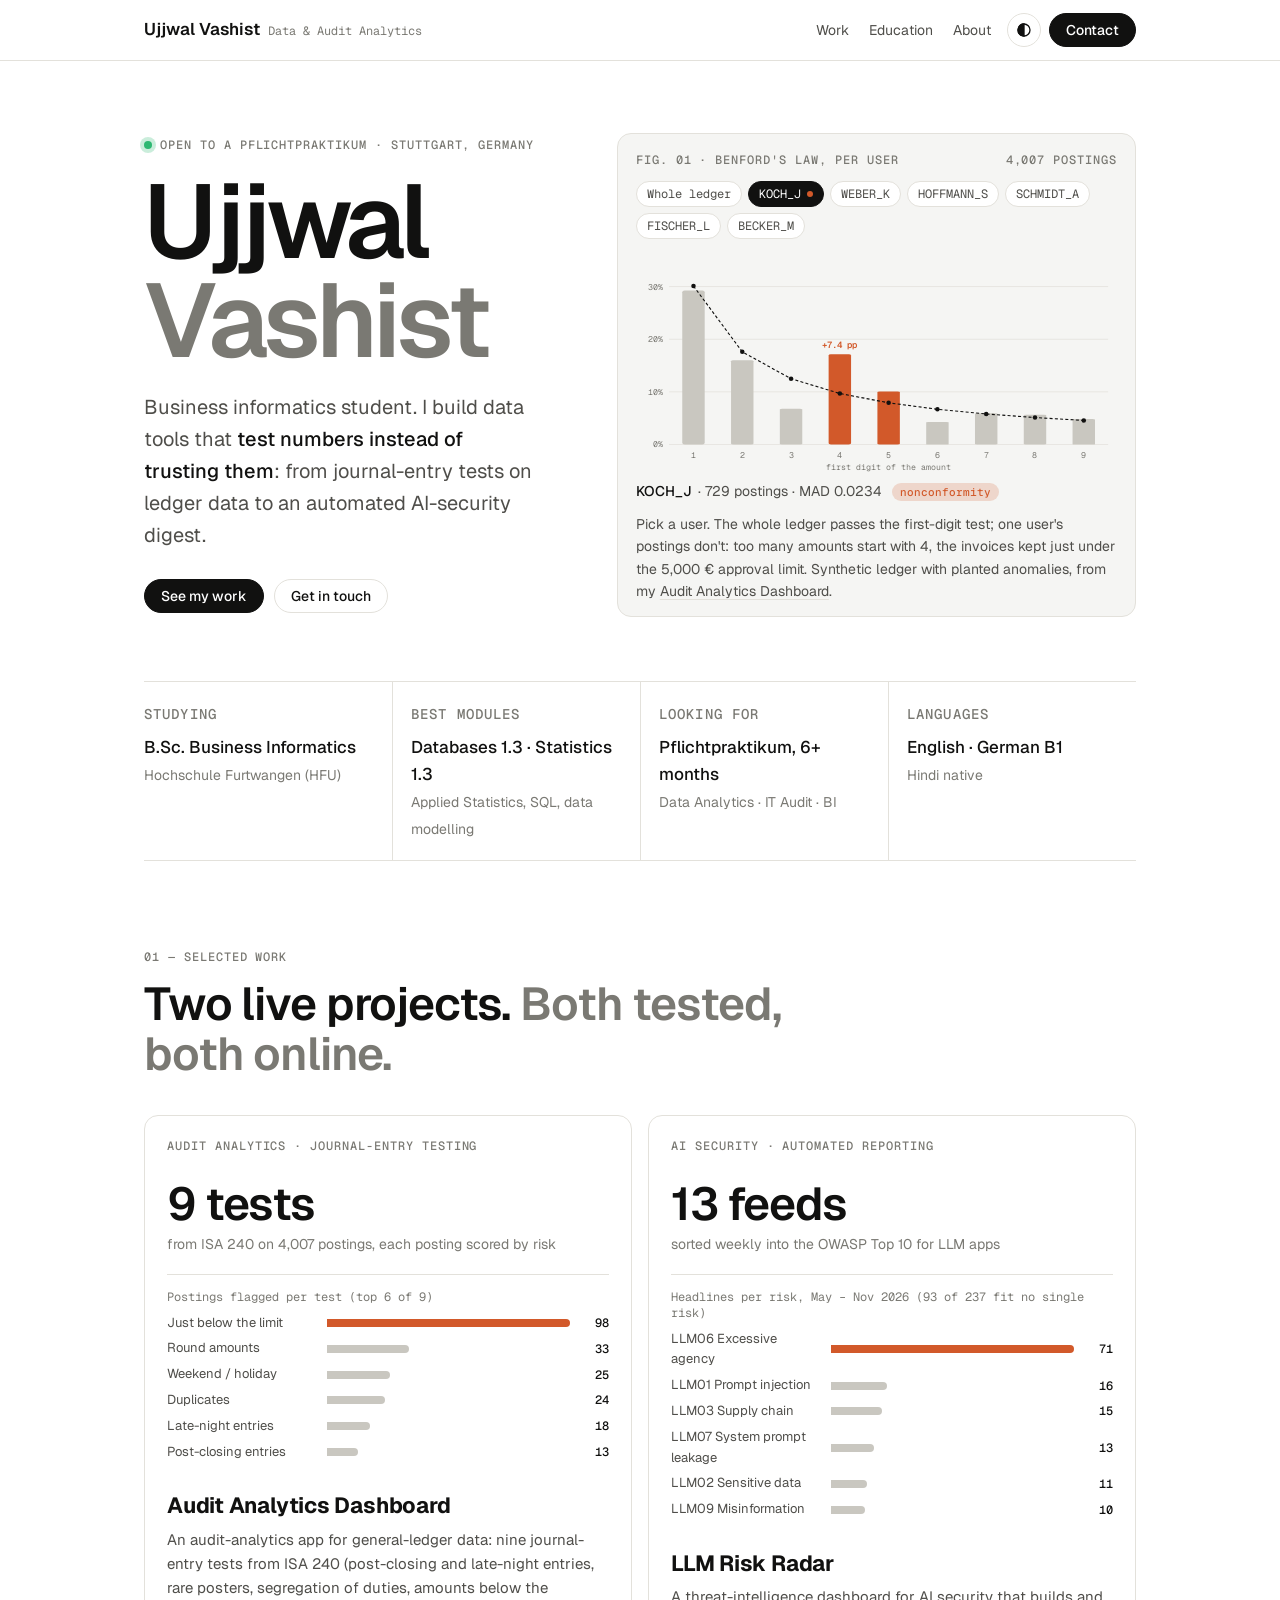
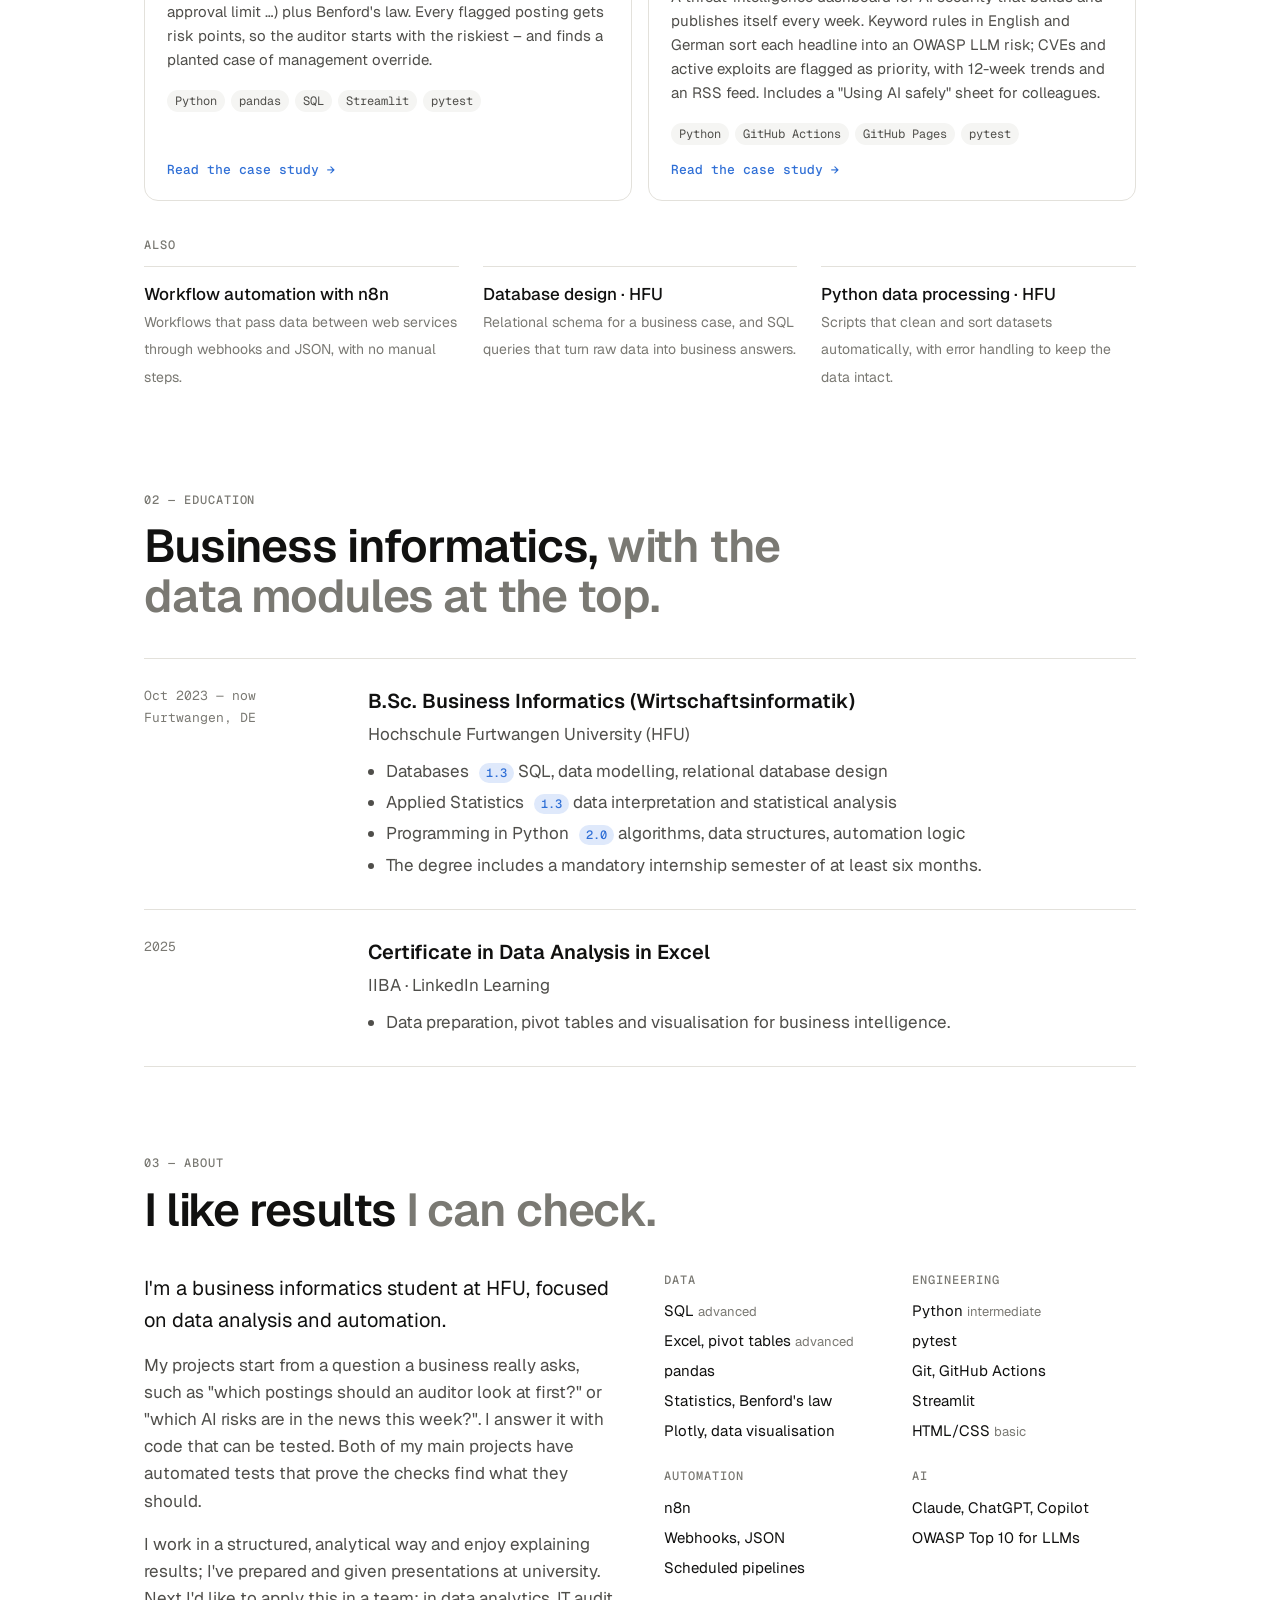
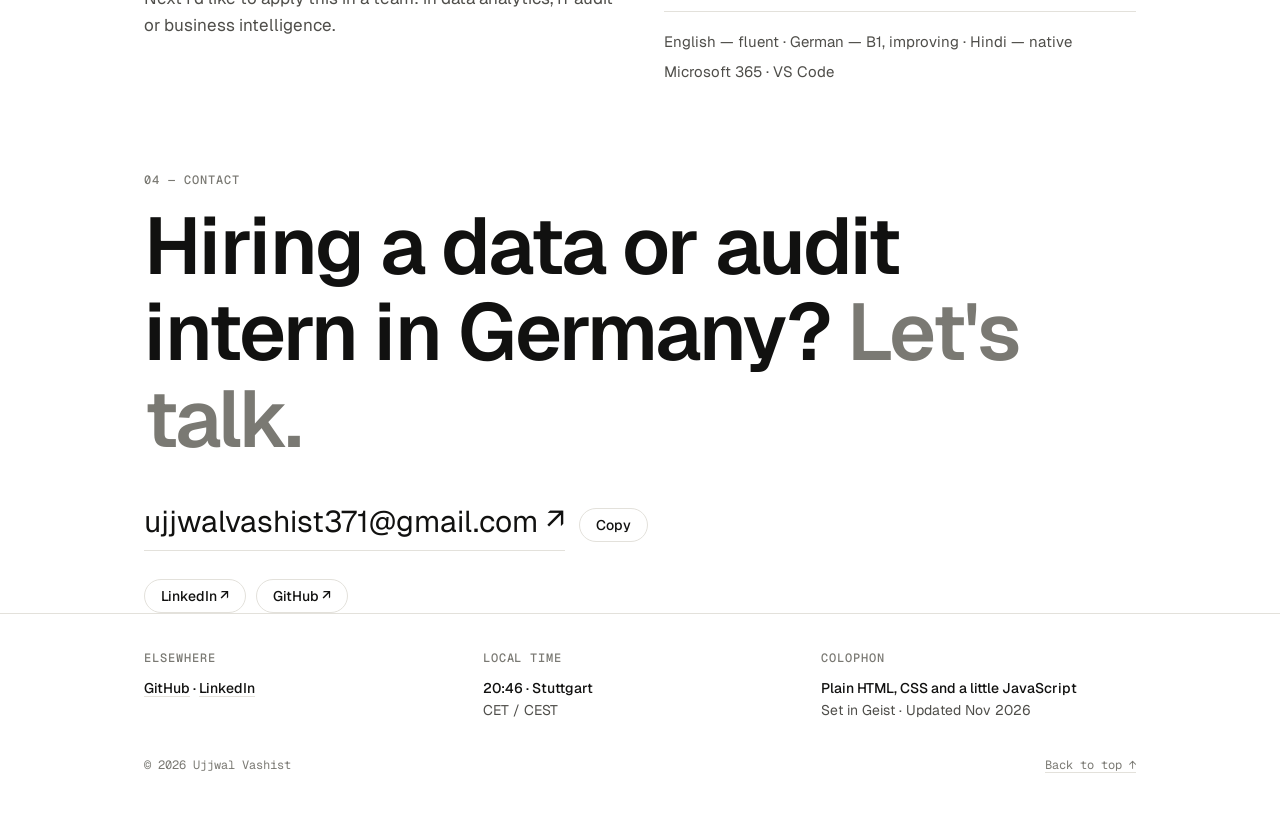
<file: index.html>
<!doctype html>
<html lang="en">
<head>
<meta charset="utf-8">
<meta name="viewport" content="width=device-width, initial-scale=1">
<title>Ujjwal Vashist — Data & Audit Analytics</title>
<meta name="description" content="Business informatics student at HFU looking for a Pflichtpraktikum in data analytics, IT audit or BI. Projects: audit analytics on ledger data and an automated AI-security digest.">
<meta name="theme-color" content="#ffffff">
<meta property="og:type" content="website">
<meta property="og:title" content="Ujjwal Vashist — Data & Audit Analytics">
<meta property="og:description" content="Business informatics student at HFU looking for a Pflichtpraktikum in data analytics, IT audit or BI. Projects: audit analytics on ledger data and an automated AI-security digest.">
<meta name="twitter:card" content="summary">
<link rel="icon" href="favicon.svg" type="image/svg+xml">
<link rel="preconnect" href="https://fonts.googleapis.com"><link rel="preconnect" href="https://fonts.gstatic.com" crossorigin>
<link href="https://fonts.googleapis.com/css2?family=Geist:wght@400;500;600&family=Geist+Mono:wght@400;500&display=swap" rel="stylesheet">
<link rel="stylesheet" href="style.css">
<script src="site.js"></script>
<script src="chart.js"></script>
</head>
<body>
<a class="skip" href="#main">Skip to content</a>
<header class="top"><div class="wrap">
  <a class="brand" href="index.html">Ujjwal Vashist<span class="mono">Data &amp; Audit Analytics</span></a>
  <nav class="links" aria-label="Sections"><a href="index.html#work">Work</a><a href="index.html#education">Education</a><a href="index.html#about">About</a></nav>
  <div class="actions">
    <button class="iconbtn" id="theme" type="button" aria-label="Switch theme"><svg width="16" height="16" viewBox="0 0 24 24" fill="none" stroke="currentColor" stroke-width="2" aria-hidden="true"><circle cx="12" cy="12" r="9"/><path d="M12 3a9 9 0 0 0 0 18z" fill="currentColor"/></svg></button>
    <a class="btn" href="index.html#contact">Contact</a>
  </div>
</div></header>

<main id="main" class="wrap">
  <section class="hero">
    <div>
      <div class="label"><span class="dot" aria-hidden="true"></span>Open to a Pflichtpraktikum · Stuttgart, Germany</div>
      <h1>Ujjwal<br><span>Vashist</span></h1>
      <p class="lead">Business informatics student. I build data tools that <b>test numbers instead of trusting them</b>: from journal-entry tests on ledger data to an automated AI-security digest.</p>
      <div class="cta"><a class="btn" href="#work">See my work</a><a class="btn ghost" href="#contact">Get in touch</a></div>
    </div>
    <figure class="chart">
      <div class="label"><span>Fig. 01 · Benford's law, per user</span><span>4,007 postings</span></div>
      <svg class="fig" viewBox="0 0 640 300" role="img" aria-labelledby="figTitle figDesc">
<title id="figTitle">First-digit shares: Benford expectation, whole ledger and user KOCH_J</title>
<desc id="figDesc">The whole ledger follows Benford closely. User KOCH_J has 17.1% of amounts starting with 4 against 9.7% expected, and too few starting with 3.</desc>
<line class="grid" x1="44" x2="628" y1="260.0" y2="260.0"/><text class="tick" x="36" y="264.0" text-anchor="end">0%</text>
<line class="grid" x1="44" x2="628" y1="183.8" y2="183.8"/><text class="tick" x="36" y="187.8" text-anchor="end">10%</text>
<line class="grid" x1="44" x2="628" y1="107.5" y2="107.5"/><text class="tick" x="36" y="111.5" text-anchor="end">20%</text>
<line class="grid" x1="44" x2="628" y1="31.2" y2="31.2"/><text class="tick" x="36" y="35.2" text-anchor="end">30%</text>
<rect class="b-led" x="56.0" y="34.9" width="19.5" height="225.1" rx="2"><title>Whole ledger, digit 1: 29.5%</title></rect>
<rect class="b-koch" x="77.4" y="37.4" width="19.5" height="222.6" rx="2"><title>KOCH_J, digit 1: 29.3%</title></rect>
<text class="tick" x="76.4" y="278" text-anchor="middle">1</text>
<rect class="b-led" x="120.9" y="128.4" width="19.5" height="131.6" rx="2"><title>Whole ledger, digit 2: 17.3%</title></rect>
<rect class="b-koch" x="142.3" y="137.1" width="19.5" height="122.9" rx="2"><title>KOCH_J, digit 2: 16.0%</title></rect>
<text class="tick" x="141.3" y="278" text-anchor="middle">2</text>
<rect class="b-led" x="185.8" y="168.4" width="19.5" height="91.6" rx="2"><title>Whole ledger, digit 3: 12.0%</title></rect>
<rect class="b-koch" x="207.2" y="207.5" width="19.5" height="52.5" rx="2"><title>KOCH_J, digit 3: 6.8%</title></rect>
<text class="tick" x="206.2" y="278" text-anchor="middle">3</text>
<rect class="b-led" x="250.6" y="177.8" width="19.5" height="82.2" rx="2"><title>Whole ledger, digit 4: 10.8%</title></rect>
<rect class="b-koch" x="272.1" y="129.8" width="19.5" height="130.2" rx="2"><title>KOCH_J, digit 4: 17.1%</title></rect>
<text class="tick" x="271.1" y="278" text-anchor="middle">4</text>
<rect class="b-led" x="315.5" y="194.3" width="19.5" height="65.7" rx="2"><title>Whole ledger, digit 5: 8.6%</title></rect>
<rect class="b-koch" x="337.0" y="183.3" width="19.5" height="76.7" rx="2"><title>KOCH_J, digit 5: 10.1%</title></rect>
<text class="tick" x="336.0" y="278" text-anchor="middle">5</text>
<rect class="b-led" x="380.4" y="215.5" width="19.5" height="44.5" rx="2"><title>Whole ledger, digit 6: 5.8%</title></rect>
<rect class="b-koch" x="401.9" y="227.4" width="19.5" height="32.6" rx="2"><title>KOCH_J, digit 6: 4.3%</title></rect>
<text class="tick" x="400.9" y="278" text-anchor="middle">6</text>
<rect class="b-led" x="445.3" y="214.6" width="19.5" height="45.4" rx="2"><title>Whole ledger, digit 7: 6.0%</title></rect>
<rect class="b-koch" x="466.8" y="214.9" width="19.5" height="45.1" rx="2"><title>KOCH_J, digit 7: 5.9%</title></rect>
<text class="tick" x="465.8" y="278" text-anchor="middle">7</text>
<rect class="b-led" x="510.2" y="220.2" width="19.5" height="39.8" rx="2"><title>Whole ledger, digit 8: 5.2%</title></rect>
<rect class="b-koch" x="531.7" y="216.9" width="19.5" height="43.1" rx="2"><title>KOCH_J, digit 8: 5.7%</title></rect>
<text class="tick" x="530.7" y="278" text-anchor="middle">8</text>
<rect class="b-led" x="575.1" y="223.2" width="19.5" height="36.8" rx="2"><title>Whole ledger, digit 9: 4.8%</title></rect>
<rect class="b-koch" x="596.6" y="223.2" width="19.5" height="36.8" rx="2"><title>KOCH_J, digit 9: 4.8%</title></rect>
<text class="tick" x="595.6" y="278" text-anchor="middle">9</text>
<polyline class="b-exp" points="76.4,30.5 141.3,125.7 206.2,164.7 271.1,186.1 336.0,199.6 400.9,209.0 465.8,215.8 530.7,221.0 595.6,225.1"/>
<circle class="b-exp-dot" cx="76.4" cy="30.5" r="3"><title>Benford expects 30.1% for digit 1</title></circle>
<circle class="b-exp-dot" cx="141.3" cy="125.7" r="3"><title>Benford expects 17.6% for digit 2</title></circle>
<circle class="b-exp-dot" cx="206.2" cy="164.7" r="3"><title>Benford expects 12.5% for digit 3</title></circle>
<circle class="b-exp-dot" cx="271.1" cy="186.1" r="3"><title>Benford expects 9.7% for digit 4</title></circle>
<circle class="b-exp-dot" cx="336.0" cy="199.6" r="3"><title>Benford expects 7.9% for digit 5</title></circle>
<circle class="b-exp-dot" cx="400.9" cy="209.0" r="3"><title>Benford expects 6.7% for digit 6</title></circle>
<circle class="b-exp-dot" cx="465.8" cy="215.8" r="3"><title>Benford expects 5.8% for digit 7</title></circle>
<circle class="b-exp-dot" cx="530.7" cy="221.0" r="3"><title>Benford expects 5.1% for digit 8</title></circle>
<circle class="b-exp-dot" cx="595.6" cy="225.1" r="3"><title>Benford expects 4.6% for digit 9</title></circle>
<text class="callout" x="298.6" y="133.8">+7.4 pp</text>
<text class="tick" x="336.0" y="294" text-anchor="middle">first digit of the amount</text>
</svg>
      <div class="legend"><span><i style="background:var(--bar)"></i>Whole ledger · MAD 0.0050</span><span><i style="background:var(--hot)"></i>User KOCH_J · MAD 0.0234</span><span><i style="background:var(--text);height:2px;vertical-align:3px"></i>Benford expects</span></div>
      <figcaption>Pick a user. The whole ledger passes the first-digit test; one user's postings don't: too many amounts start with 4, the invoices kept just under the 5,000 € approval limit. Synthetic ledger with planted anomalies, from my <a href="work/audit-analytics.html">Audit Analytics Dashboard</a>.</figcaption>
    </figure>
  </section>

  <div class="facts">
    <div><span class="label">Studying</span><b>B.Sc. Business Informatics</b><span>Hochschule Furtwangen (HFU)</span></div>
    <div><span class="label">Best modules</span><b>Databases 1.3 · Statistics 1.3</b><span>Applied Statistics, SQL, data modelling</span></div>
    <div><span class="label">Looking for</span><b>Pflichtpraktikum, 6+ months</b><span>Data Analytics · IT Audit · BI</span></div>
    <div><span class="label">Languages</span><b>English · German B1</b><span>Hindi native</span></div>
  </div>

  <section class="block" id="work">
    <div class="label">01 — Selected work</div>
    <h2>Two live projects. <span>Both tested, both online.</span></h2>
    <div class="work">
      <a class="case" href="work/audit-analytics.html">
        <div class="label">Audit analytics · journal-entry testing</div>
        <div class="metric">9 tests</div><div class="metric-note">from ISA 240 on 4,007 postings, each posting scored by risk</div>
        <figure class="mini" aria-label="Postings flagged per test"><figcaption>Postings flagged per test (top 6 of 9)</figcaption><ul><li><span>Just below the limit</span><i style="--w:100%"></i><b>98</b></li><li><span>Round amounts</span><i style="--w:34%"></i><b>33</b></li><li><span>Weekend / holiday</span><i style="--w:26%"></i><b>25</b></li><li><span>Duplicates</span><i style="--w:24%"></i><b>24</b></li><li><span>Late-night entries</span><i style="--w:18%"></i><b>18</b></li><li><span>Post-closing entries</span><i style="--w:13%"></i><b>13</b></li></ul></figure>
        <h3>Audit Analytics Dashboard</h3>
        <p>An audit-analytics app for general-ledger data: nine journal-entry tests from ISA 240 (post-closing and late-night entries, rare posters, segregation of duties, amounts below the approval limit …) plus Benford's law. Every flagged posting gets risk points, so the auditor starts with the riskiest – and finds a planted case of management override.</p>
        <div class="tags"><span>Python</span><span>pandas</span><span>SQL</span><span>Streamlit</span><span>pytest</span></div>
        <span class="more">Read the case study →</span>
      </a>
      <a class="case" href="work/llm-risk-radar.html">
        <div class="label">AI security · automated reporting</div>
        <div class="metric">13 feeds</div><div class="metric-note">sorted weekly into the OWASP Top 10 for LLM apps</div>
        <figure class="mini" aria-label="Headlines per OWASP risk"><figcaption>Headlines per risk, May – Nov 2026 (93 of 237 fit no single risk)</figcaption><ul><li><span>LLM06 Excessive agency</span><i style="--w:100%"></i><b>71</b></li><li><span>LLM01 Prompt injection</span><i style="--w:23%"></i><b>16</b></li><li><span>LLM03 Supply chain</span><i style="--w:21%"></i><b>15</b></li><li><span>LLM07 System prompt leakage</span><i style="--w:18%"></i><b>13</b></li><li><span>LLM02 Sensitive data</span><i style="--w:15%"></i><b>11</b></li><li><span>LLM09 Misinformation</span><i style="--w:14%"></i><b>10</b></li></ul></figure>
        <h3>LLM Risk Radar</h3>
        <p>A threat-intelligence dashboard for AI security that builds and publishes itself every week. Keyword rules in English and German sort each headline into an OWASP LLM risk; CVEs and active exploits are flagged as priority, with 12-week trends and an RSS feed. Includes a "Using AI safely" sheet for colleagues.</p>
        <div class="tags"><span>Python</span><span>GitHub Actions</span><span>GitHub Pages</span><span>pytest</span></div>
        <span class="more">Read the case study →</span>
      </a>
    </div>

    <div class="also">
      <div class="label">Also</div>
      <ul>
        <li><b>Workflow automation with n8n</b><span>Workflows that pass data between web services through webhooks and JSON, with no manual steps.</span></li>
        <li><b>Database design · HFU</b><span>Relational schema for a business case, and SQL queries that turn raw data into business answers.</span></li>
        <li><b>Python data processing · HFU</b><span>Scripts that clean and sort datasets automatically, with error handling to keep the data intact.</span></li>
      </ul>
    </div>
  </section>

  <section class="block" id="education">
    <div class="label">02 — Education</div>
    <h2>Business informatics, <span>with the data modules at the top.</span></h2>
    <div class="timeline">
      <div class="row">
        <div class="when">Oct 2023 — now<br>Furtwangen, DE</div>
        <div><h3>B.Sc. Business Informatics (Wirtschaftsinformatik)</h3>
          <div class="org">Hochschule Furtwangen University (HFU)</div>
          <ul>
            <li>Databases <span class="grade">1.3</span> SQL, data modelling, relational database design</li>
            <li>Applied Statistics <span class="grade">1.3</span> data interpretation and statistical analysis</li>
            <li>Programming in Python <span class="grade">2.0</span> algorithms, data structures, automation logic</li>
            <li>The degree includes a mandatory internship semester of at least six months.</li>
          </ul></div>
      </div>
      <div class="row">
        <div class="when">2025</div>
        <div><h3>Certificate in Data Analysis in Excel</h3>
          <div class="org">IIBA · LinkedIn Learning</div>
          <ul><li>Data preparation, pivot tables and visualisation for business intelligence.</li></ul></div>
      </div>
    </div>
  </section>

  <section class="block" id="about">
    <div class="label">03 — About</div>
    <h2>I like results <span>I can check.</span></h2>
    <div class="about">
      <div>
        <p>I'm a business informatics student at HFU, focused on data analysis and automation.</p>
        <p>My projects start from a question a business really asks, such as "which postings should an auditor look at first?" or "which AI risks are in the news this week?". I answer it with code that can be tested. Both of my main projects have automated tests that prove the checks find what they should.</p>
        <p>I work in a structured, analytical way and enjoy explaining results; I've prepared and given presentations at university. Next I'd like to apply this in a team: in data analytics, IT audit or business intelligence.</p>
      </div>
      <div>
        <div class="skills">
          <div><div class="label">Data</div><ul><li>SQL <em>advanced</em></li><li>Excel, pivot tables <em>advanced</em></li><li>pandas</li><li>Statistics, Benford's law</li><li>Plotly, data visualisation</li></ul></div>
          <div><div class="label">Engineering</div><ul><li>Python <em>intermediate</em></li><li>pytest</li><li>Git, GitHub Actions</li><li>Streamlit</li><li>HTML/CSS <em>basic</em></li></ul></div>
          <div><div class="label">Automation</div><ul><li>n8n</li><li>Webhooks, JSON</li><li>Scheduled pipelines</li></ul></div>
          <div><div class="label">AI</div><ul><li>Claude, ChatGPT, Copilot</li><li>OWASP Top 10 for LLMs</li></ul></div>
        </div>
        <div class="extra"><span>English — fluent · German — B1, improving · Hindi — native</span><span>Microsoft 365 · VS Code</span></div>
      </div>
    </div>
  </section>

  <section class="block contact" id="contact">
    <div class="label">04 — Contact</div>
    <h2>Hiring a data or audit intern in Germany? <span>Let's talk.</span></h2>
    <div class="mail"><a href="mailto:ujjwalvashist371@gmail.com">ujjwalvashist371@gmail.com ↗</a><button class="btn ghost" id="copy" type="button" data-mail="ujjwalvashist371@gmail.com">Copy</button></div>
    <div class="pills"><a class="btn ghost" href="https://www.linkedin.com/in/ujjwalvashist">LinkedIn ↗</a><a class="btn ghost" href="https://github.com/UjjwalVashist">GitHub ↗</a></div>
  </section>
</main>
<footer><div class="wrap">
  <div class="cols">
    <div><span class="label">Elsewhere</span><b><a href="https://github.com/UjjwalVashist">GitHub</a> · <a href="https://www.linkedin.com/in/ujjwalvashist">LinkedIn</a></b></div>
    <div><span class="label">Local time</span><b><span id="clock">--:--</span> · Stuttgart</b>CET / CEST</div>
    <div><span class="label">Colophon</span><b>Plain HTML, CSS and a little JavaScript</b>Set in Geist · Updated Nov 2026</div>
  </div>
  <div class="base"><span>© 2026 Ujjwal Vashist</span><a href="#main">Back to top ↑</a></div>
</div></footer>
</body>
</html>
</file>
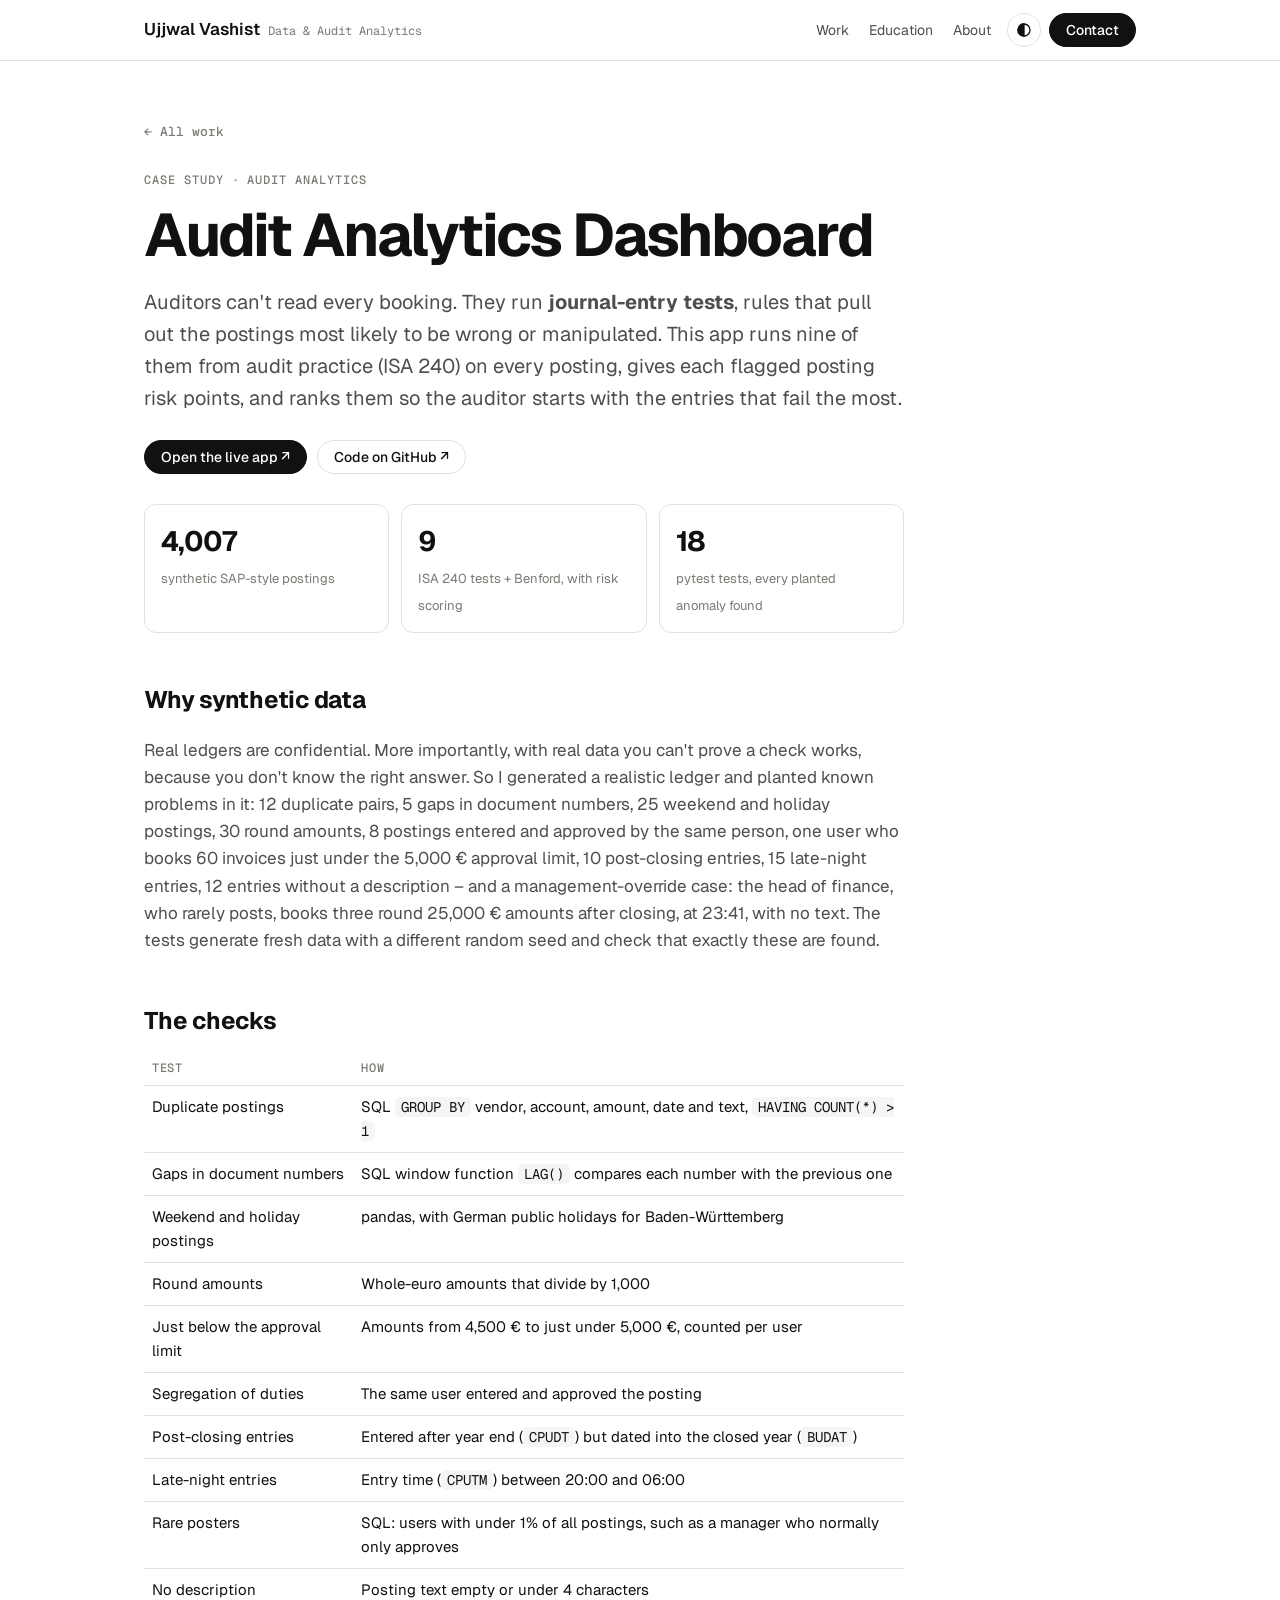
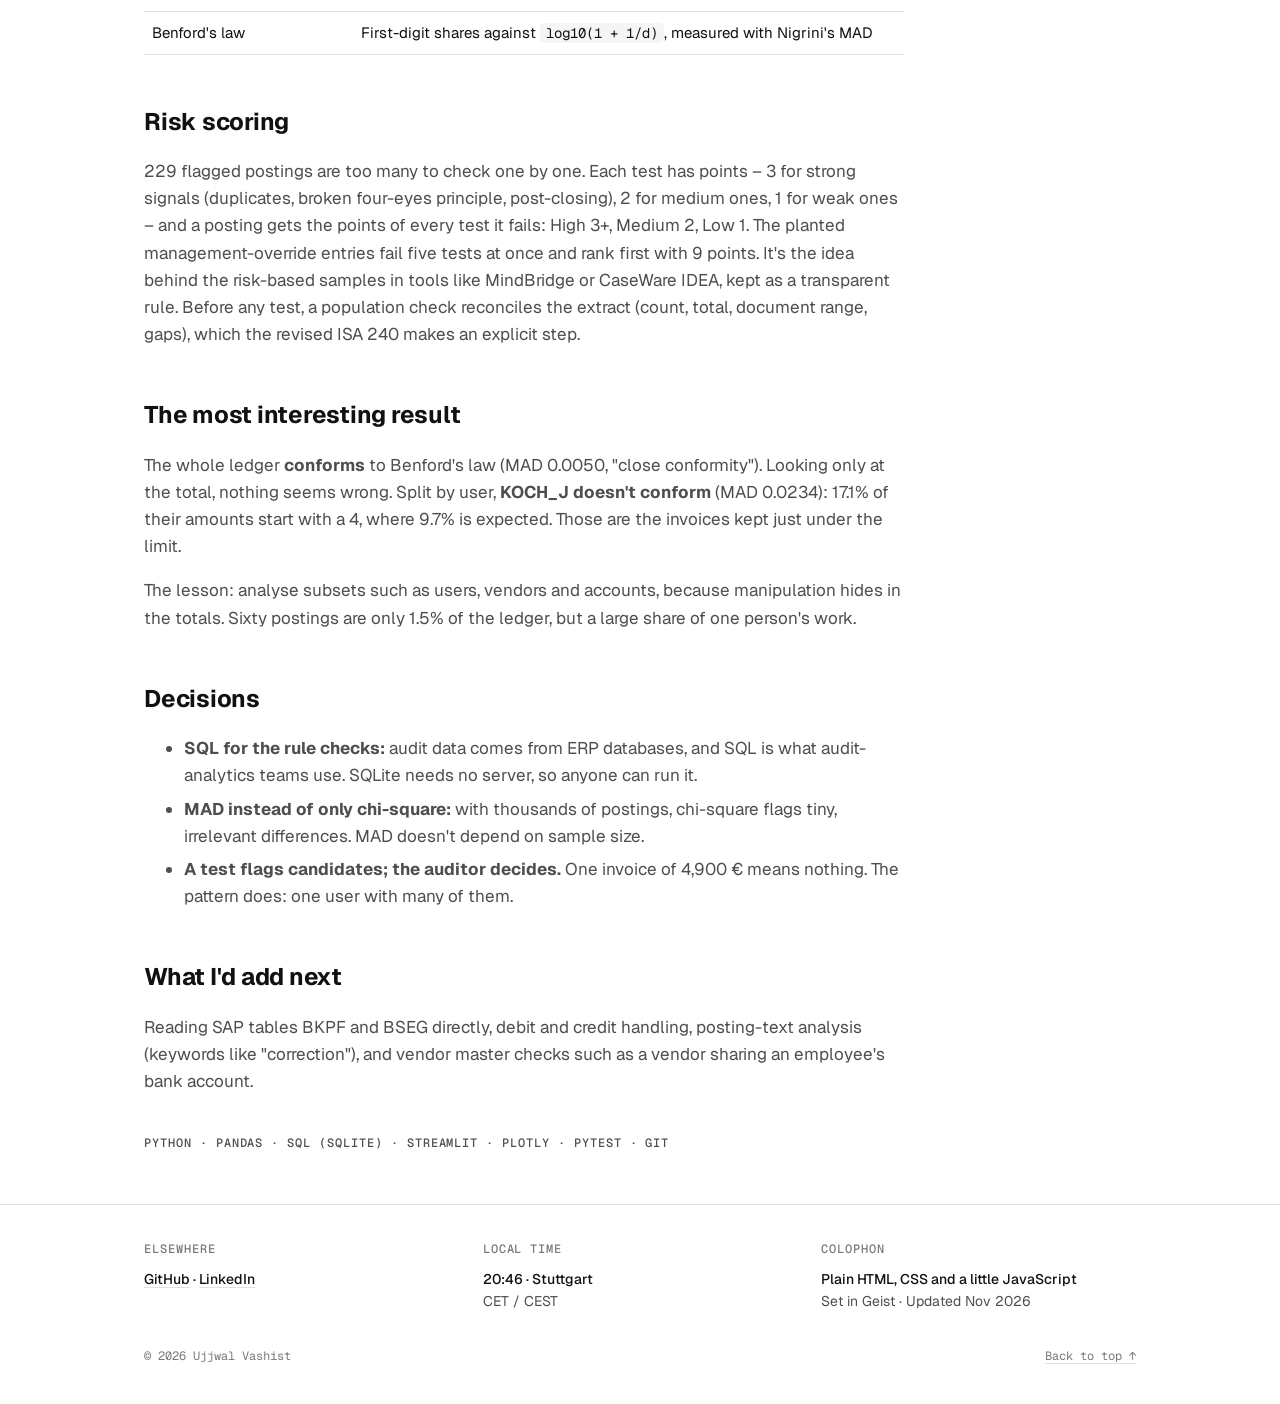
<file: work/audit-analytics.html>
<!doctype html>
<html lang="en">
<head>
<meta charset="utf-8">
<meta name="viewport" content="width=device-width, initial-scale=1">
<title>Audit Analytics Dashboard — Ujjwal Vashist</title>
<meta name="description" content="Journal-entry tests on general-ledger data with SQL and pandas, Benford's law per user, and an Excel exception list.">
<meta name="theme-color" content="#ffffff">
<meta property="og:type" content="website">
<meta property="og:title" content="Audit Analytics Dashboard — Ujjwal Vashist">
<meta property="og:description" content="Journal-entry tests on general-ledger data with SQL and pandas, Benford's law per user, and an Excel exception list.">
<meta name="twitter:card" content="summary">
<link rel="icon" href="../favicon.svg" type="image/svg+xml">
<link rel="preconnect" href="https://fonts.googleapis.com"><link rel="preconnect" href="https://fonts.gstatic.com" crossorigin>
<link href="https://fonts.googleapis.com/css2?family=Geist:wght@400;500;600&family=Geist+Mono:wght@400;500&display=swap" rel="stylesheet">
<link rel="stylesheet" href="../style.css">
<script src="../site.js"></script>
</head>
<body>
<a class="skip" href="#main">Skip to content</a>
<header class="top"><div class="wrap">
  <a class="brand" href="../index.html">Ujjwal Vashist<span class="mono">Data &amp; Audit Analytics</span></a>
  <nav class="links" aria-label="Sections"><a href="../index.html#work">Work</a><a href="../index.html#education">Education</a><a href="../index.html#about">About</a></nav>
  <div class="actions">
    <button class="iconbtn" id="theme" type="button" aria-label="Switch theme"><svg width="16" height="16" viewBox="0 0 24 24" fill="none" stroke="currentColor" stroke-width="2" aria-hidden="true"><circle cx="12" cy="12" r="9"/><path d="M12 3a9 9 0 0 0 0 18z" fill="currentColor"/></svg></button>
    <a class="btn" href="../index.html#contact">Contact</a>
  </div>
</div></header>

<main id="main" class="wrap"><article class="study">
  <a class="back" href="../index.html#work">← All work</a>
  <div class="label" style="margin-top:28px">Case study · Audit analytics</div>
  <h1>Audit Analytics Dashboard</h1>
  <p class="lead">Auditors can't read every booking. They run <b>journal-entry tests</b>, rules that pull out the postings most likely to be wrong or manipulated. This app runs nine of them from audit practice (ISA 240) on every posting, gives each flagged posting risk points, and ranks them so the auditor starts with the entries that fail the most.</p>
  <div class="cta"><a class="btn" href="https://ujjwalvashist.github.io/audit-analytics-dashboard/">Open the live app ↗</a><a class="btn ghost" href="https://github.com/UjjwalVashist/audit-analytics-dashboard">Code on GitHub ↗</a></div>

  <div class="stats">
    <div><b>4,007</b><span>synthetic SAP-style postings</span></div>
    <div><b>9</b><span>ISA 240 tests + Benford, with risk scoring</span></div>
    <div><b>18</b><span>pytest tests, every planted anomaly found</span></div>
  </div>

  <h2>Why synthetic data</h2>
  <p>Real ledgers are confidential. More importantly, with real data you can't prove a check works, because you don't know the right answer. So I generated a realistic ledger and planted known problems in it: 12 duplicate pairs, 5 gaps in document numbers, 25 weekend and holiday postings, 30 round amounts, 8 postings entered and approved by the same person, one user who books 60 invoices just under the 5,000 € approval limit, 10 post-closing entries, 15 late-night entries, 12 entries without a description – and a management-override case: the head of finance, who rarely posts, books three round 25,000 € amounts after closing, at 23:41, with no text. The tests generate fresh data with a different random seed and check that exactly these are found.</p>

  <h2>The checks</h2>
  <table class="t">
    <thead><tr><th>Test</th><th>How</th></tr></thead>
    <tbody>
      <tr><td>Duplicate postings</td><td>SQL <code>GROUP BY</code> vendor, account, amount, date and text, <code>HAVING COUNT(*) &gt; 1</code></td></tr>
      <tr><td>Gaps in document numbers</td><td>SQL window function <code>LAG()</code> compares each number with the previous one</td></tr>
      <tr><td>Weekend and holiday postings</td><td>pandas, with German public holidays for Baden-Württemberg</td></tr>
      <tr><td>Round amounts</td><td>Whole-euro amounts that divide by 1,000</td></tr>
      <tr><td>Just below the approval limit</td><td>Amounts from 4,500 € to just under 5,000 €, counted per user</td></tr>
      <tr><td>Segregation of duties</td><td>The same user entered and approved the posting</td></tr>
      <tr><td>Post-closing entries</td><td>Entered after year end (<code>CPUDT</code>) but dated into the closed year (<code>BUDAT</code>)</td></tr>
      <tr><td>Late-night entries</td><td>Entry time (<code>CPUTM</code>) between 20:00 and 06:00</td></tr>
      <tr><td>Rare posters</td><td>SQL: users with under 1% of all postings, such as a manager who normally only approves</td></tr>
      <tr><td>No description</td><td>Posting text empty or under 4 characters</td></tr>
      <tr><td>Benford's law</td><td>First-digit shares against <code>log10(1 + 1/d)</code>, measured with Nigrini's MAD</td></tr>
    </tbody>
  </table>

  <h2>Risk scoring</h2>
  <p>229 flagged postings are too many to check one by one. Each test has points – 3 for strong signals (duplicates, broken four-eyes principle, post-closing), 2 for medium ones, 1 for weak ones – and a posting gets the points of every test it fails: High 3+, Medium 2, Low 1. The planted management-override entries fail five tests at once and rank first with 9 points. It's the idea behind the risk-based samples in tools like MindBridge or CaseWare IDEA, kept as a transparent rule. Before any test, a population check reconciles the extract (count, total, document range, gaps), which the revised ISA 240 makes an explicit step.</p>

  <h2>The most interesting result</h2>
  <p>The whole ledger <b>conforms</b> to Benford's law (MAD 0.0050, "close conformity"). Looking only at the total, nothing seems wrong. Split by user, <b>KOCH_J doesn't conform</b> (MAD 0.0234): 17.1% of their amounts start with a 4, where 9.7% is expected. Those are the invoices kept just under the limit.</p>
  <p>The lesson: analyse subsets such as users, vendors and accounts, because manipulation hides in the totals. Sixty postings are only 1.5% of the ledger, but a large share of one person's work.</p>

  <h2>Decisions</h2>
  <ul>
    <li><b>SQL for the rule checks:</b> audit data comes from ERP databases, and SQL is what audit-analytics teams use. SQLite needs no server, so anyone can run it.</li>
    <li><b>MAD instead of only chi-square:</b> with thousands of postings, chi-square flags tiny, irrelevant differences. MAD doesn't depend on sample size.</li>
    <li><b>A test flags candidates; the auditor decides.</b> One invoice of 4,900 € means nothing. The pattern does: one user with many of them.</li>
  </ul>

  <h2>What I'd add next</h2>
  <p>Reading SAP tables BKPF and BSEG directly, debit and credit handling, posting-text analysis (keywords like "correction"), and vendor master checks such as a vendor sharing an employee's bank account.</p>

  <p class="label" style="margin-top:40px">Python · pandas · SQL (SQLite) · Streamlit · Plotly · pytest · Git</p>
</article></main>
<footer><div class="wrap">
  <div class="cols">
    <div><span class="label">Elsewhere</span><b><a href="https://github.com/UjjwalVashist">GitHub</a> · <a href="https://www.linkedin.com/in/ujjwalvashist">LinkedIn</a></b></div>
    <div><span class="label">Local time</span><b><span id="clock">--:--</span> · Stuttgart</b>CET / CEST</div>
    <div><span class="label">Colophon</span><b>Plain HTML, CSS and a little JavaScript</b>Set in Geist · Updated Nov 2026</div>
  </div>
  <div class="base"><span>© 2026 Ujjwal Vashist</span><a href="#main">Back to top ↑</a></div>
</div></footer>
</body>
</html>
</file>
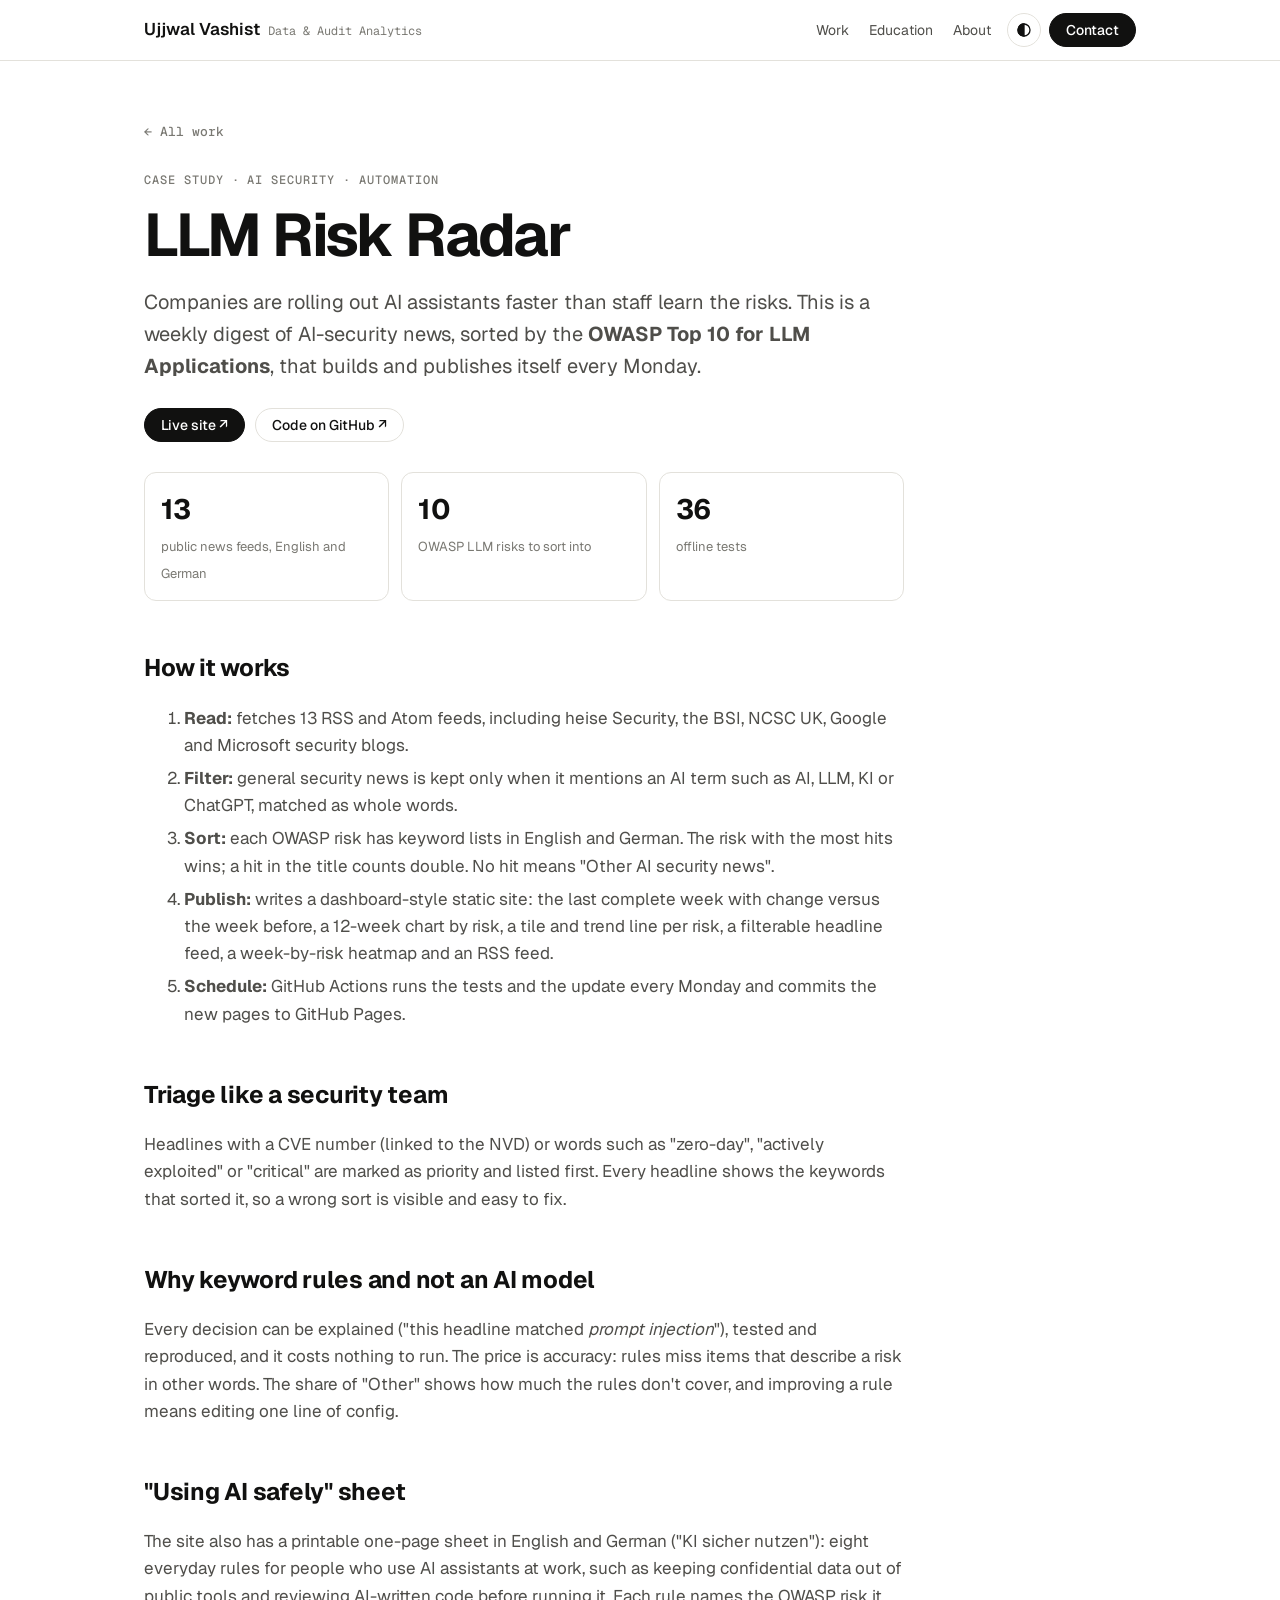
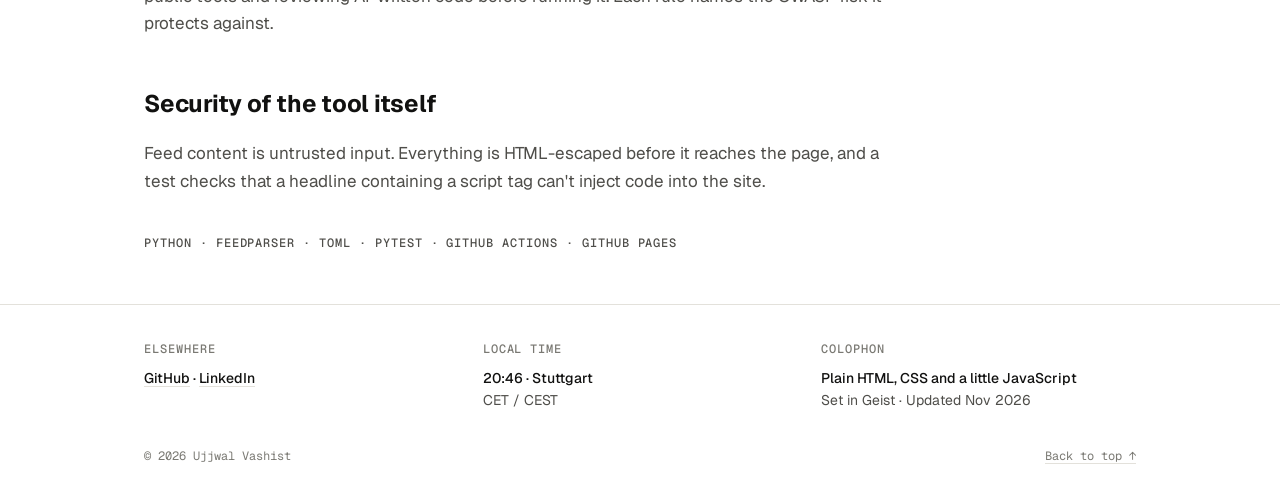
<file: work/llm-risk-radar.html>
<!doctype html>
<html lang="en">
<head>
<meta charset="utf-8">
<meta name="viewport" content="width=device-width, initial-scale=1">
<title>LLM Risk Radar — Ujjwal Vashist</title>
<meta name="description" content="A weekly AI-security digest that sorts news into the OWASP Top 10 for LLM Applications and publishes itself with GitHub Actions.">
<meta name="theme-color" content="#ffffff">
<meta property="og:type" content="website">
<meta property="og:title" content="LLM Risk Radar — Ujjwal Vashist">
<meta property="og:description" content="A weekly AI-security digest that sorts news into the OWASP Top 10 for LLM Applications and publishes itself with GitHub Actions.">
<meta name="twitter:card" content="summary">
<link rel="icon" href="../favicon.svg" type="image/svg+xml">
<link rel="preconnect" href="https://fonts.googleapis.com"><link rel="preconnect" href="https://fonts.gstatic.com" crossorigin>
<link href="https://fonts.googleapis.com/css2?family=Geist:wght@400;500;600&family=Geist+Mono:wght@400;500&display=swap" rel="stylesheet">
<link rel="stylesheet" href="../style.css">
<script src="../site.js"></script>
</head>
<body>
<a class="skip" href="#main">Skip to content</a>
<header class="top"><div class="wrap">
  <a class="brand" href="../index.html">Ujjwal Vashist<span class="mono">Data &amp; Audit Analytics</span></a>
  <nav class="links" aria-label="Sections"><a href="../index.html#work">Work</a><a href="../index.html#education">Education</a><a href="../index.html#about">About</a></nav>
  <div class="actions">
    <button class="iconbtn" id="theme" type="button" aria-label="Switch theme"><svg width="16" height="16" viewBox="0 0 24 24" fill="none" stroke="currentColor" stroke-width="2" aria-hidden="true"><circle cx="12" cy="12" r="9"/><path d="M12 3a9 9 0 0 0 0 18z" fill="currentColor"/></svg></button>
    <a class="btn" href="../index.html#contact">Contact</a>
  </div>
</div></header>

<main id="main" class="wrap"><article class="study">
  <a class="back" href="../index.html#work">← All work</a>
  <div class="label" style="margin-top:28px">Case study · AI security · automation</div>
  <h1>LLM Risk Radar</h1>
  <p class="lead">Companies are rolling out AI assistants faster than staff learn the risks. This is a weekly digest of AI-security news, sorted by the <b>OWASP Top 10 for LLM Applications</b>, that builds and publishes itself every Monday.</p>
  <div class="cta"><a class="btn" href="https://ujjwalvashist.github.io/llm-risk-radar/">Live site ↗</a><a class="btn ghost" href="https://github.com/UjjwalVashist/llm-risk-radar">Code on GitHub ↗</a></div>

  <div class="stats">
    <div><b>13</b><span>public news feeds, English and German</span></div>
    <div><b>10</b><span>OWASP LLM risks to sort into</span></div>
    <div><b>36</b><span>offline tests</span></div>
  </div>

  <h2>How it works</h2>
  <ol>
    <li><b>Read:</b> fetches 13 RSS and Atom feeds, including heise Security, the BSI, NCSC UK, Google and Microsoft security blogs.</li>
    <li><b>Filter:</b> general security news is kept only when it mentions an AI term such as AI, LLM, KI or ChatGPT, matched as whole words.</li>
    <li><b>Sort:</b> each OWASP risk has keyword lists in English and German. The risk with the most hits wins; a hit in the title counts double. No hit means "Other AI security news".</li>
    <li><b>Publish:</b> writes a dashboard-style static site: the last complete week with change versus the week before, a 12-week chart by risk, a tile and trend line per risk, a filterable headline feed, a week-by-risk heatmap and an RSS feed.</li>
    <li><b>Schedule:</b> GitHub Actions runs the tests and the update every Monday and commits the new pages to GitHub Pages.</li>
  </ol>

  <h2>Triage like a security team</h2>
  <p>Headlines with a CVE number (linked to the NVD) or words such as "zero-day", "actively exploited" or "critical" are marked as priority and listed first. Every headline shows the keywords that sorted it, so a wrong sort is visible and easy to fix.</p>

  <h2>Why keyword rules and not an AI model</h2>
  <p>Every decision can be explained ("this headline matched <i>prompt injection</i>"), tested and reproduced, and it costs nothing to run. The price is accuracy: rules miss items that describe a risk in other words. The share of "Other" shows how much the rules don't cover, and improving a rule means editing one line of config.</p>

  <h2>"Using AI safely" sheet</h2>
  <p>The site also has a printable one-page sheet in English and German ("KI sicher nutzen"): eight everyday rules for people who use AI assistants at work, such as keeping confidential data out of public tools and reviewing AI-written code before running it. Each rule names the OWASP risk it protects against.</p>

  <h2>Security of the tool itself</h2>
  <p>Feed content is untrusted input. Everything is HTML-escaped before it reaches the page, and a test checks that a headline containing a script tag can't inject code into the site.</p>

  <p class="label" style="margin-top:40px">Python · feedparser · TOML · pytest · GitHub Actions · GitHub Pages</p>
</article></main>
<footer><div class="wrap">
  <div class="cols">
    <div><span class="label">Elsewhere</span><b><a href="https://github.com/UjjwalVashist">GitHub</a> · <a href="https://www.linkedin.com/in/ujjwalvashist">LinkedIn</a></b></div>
    <div><span class="label">Local time</span><b><span id="clock">--:--</span> · Stuttgart</b>CET / CEST</div>
    <div><span class="label">Colophon</span><b>Plain HTML, CSS and a little JavaScript</b>Set in Geist · Updated Nov 2026</div>
  </div>
  <div class="base"><span>© 2026 Ujjwal Vashist</span><a href="#main">Back to top ↑</a></div>
</div></footer>
</body>
</html>
</file>
<file: style.css>
:root {
  --bg: #ffffff; --surface: #f5f5f3; --line: #e3e1db; --text: #111110; --text-2: #4f4e4a; --text-3: #7a7973;
  --accent: #2f6fd6; --accent-soft: #dfe9fb; --bar: #c9c7c0; --hot: #d2592a;
  --mono: "Geist Mono", ui-monospace, SFMono-Regular, Menlo, monospace;
  --sans: "Geist", -apple-system, BlinkMacSystemFont, "Segoe UI", sans-serif;
  color-scheme: light;
}
:root[data-theme="dark"] {
  --bg: #0c0c0b; --surface: #171715; --line: #272724; --text: #f4f3ef; --text-2: #b9b8b1; --text-3: #85847d;
  --accent: #7ea8f0; --accent-soft: #1b2a44; --bar: #46453f; --hot: #f08a5d; color-scheme: dark;
}

* { box-sizing: border-box; }
html { scroll-behavior: smooth; }
body { margin: 0; background: var(--bg); color: var(--text); font: 17px/1.6 var(--sans); -webkit-font-smoothing: antialiased; }
a { color: inherit; text-decoration-color: var(--line); text-underline-offset: 3px; }
a:hover { text-decoration-color: currentColor; }
.wrap { max-width: 1040px; margin: 0 auto; padding: 0 24px; }
.mono { font-family: var(--mono); }
.label { font: 500 12px/1.4 var(--mono); letter-spacing: .08em; text-transform: uppercase; color: var(--text-3); }
.skip { position: absolute; left: -999px; } .skip:focus { left: 12px; top: 12px; background: var(--bg); padding: 6px 10px; z-index: 10; }

/* header */
header.top { position: sticky; top: 0; z-index: 5; background: color-mix(in srgb, var(--bg) 85%, transparent); backdrop-filter: blur(10px); border-bottom: 1px solid var(--line); }
header.top .wrap { display: flex; align-items: center; gap: 16px; height: 60px; }
.brand { font-weight: 600; text-decoration: none; }
.brand .mono { font-size: 12px; color: var(--text-3); margin-left: 8px; font-weight: 400; }
nav.links { display: flex; gap: 20px; margin-left: auto; font-size: 14px; }
nav.links a { text-decoration: none; color: var(--text-2); } nav.links a:hover { color: var(--text); }
.iconbtn { width: 34px; height: 34px; border-radius: 999px; border: 1px solid var(--line); background: transparent; color: var(--text); cursor: pointer; display: grid; place-items: center; }
.btn { display: inline-flex; align-items: center; gap: 8px; padding: 9px 16px; border-radius: 999px; border: 1px solid var(--text); background: var(--text); color: var(--bg); font: 500 14px/1 var(--sans); text-decoration: none; cursor: pointer; }
.btn.ghost { background: transparent; color: var(--text); border-color: var(--line); }
.btn:hover { opacity: .88; }
@media (max-width: 720px) { nav.links { display: none; } header.top .actions { margin-left: auto; } }
.actions { display: flex; gap: 8px; align-items: center; }

/* hero */
.hero { padding: 72px 0 40px; display: grid; grid-template-columns: .9fr 1.1fr; gap: 48px; align-items: center; }
.hero h1 { font-size: clamp(52px, 9vw, 104px); line-height: .95; letter-spacing: -.04em; margin: 18px 0 22px; font-weight: 600; }
.hero h1 span { color: var(--text-3); }
.hero p.lead { font-size: 20px; color: var(--text-2); max-width: 30ch; margin: 0 0 28px; }
.hero p.lead b { color: var(--text); font-weight: 500; }
.dot { display: inline-block; width: 8px; height: 8px; border-radius: 50%; background: #2eb872; margin-right: 8px; box-shadow: 0 0 0 4px color-mix(in srgb, #2eb872 25%, transparent); }
.cta { display: flex; gap: 10px; flex-wrap: wrap; }
@media (max-width: 860px) { .hero { grid-template-columns: 1fr; padding-top: 48px; } }

figure.chart { margin: 0; border: 1px solid var(--line); border-radius: 14px; padding: 18px 18px 14px; background: var(--surface); }
figure.chart .label { display: flex; justify-content: space-between; gap: 12px; }
svg.fig { width: 100%; height: auto; display: block; margin: 10px 0 6px; }
svg.fig .grid { stroke: var(--line); }
svg.fig .tick { fill: var(--text-3); font: 11px var(--mono); }
svg.fig .b-led { fill: var(--bar); }
svg.fig .b-koch { fill: var(--hot); }
svg.fig .b-exp { fill: none; stroke: var(--text); stroke-width: 1.5; stroke-dasharray: 4 3; }
svg.fig .b-exp-dot { fill: var(--text); }
svg.fig .callout { fill: var(--hot); font: 600 12px var(--mono); }
.legend { display: flex; gap: 16px; flex-wrap: wrap; font: 12px var(--mono); color: var(--text-2); }
.legend i { display: inline-block; width: 10px; height: 10px; border-radius: 2px; margin-right: 6px; vertical-align: -1px; }
figcaption { font-size: 14px; color: var(--text-2); margin-top: 10px; }

/* facts */
.facts { display: grid; grid-template-columns: repeat(4, 1fr); border-top: 1px solid var(--line); border-bottom: 1px solid var(--line); margin: 24px 0 0; }
.facts div { padding: 18px 18px 18px 0; }
.facts div + div { padding-left: 18px; border-left: 1px solid var(--line); }
.facts b { display: block; font-weight: 500; margin-top: 6px; }
.facts span { color: var(--text-3); font-size: 14px; }
@media (max-width: 860px) { .facts { grid-template-columns: 1fr 1fr; } .facts div:nth-child(3) { border-left: 0; padding-left: 0; } .facts div:nth-child(n+3) { border-top: 1px solid var(--line); } }

/* sections */
section.block { padding: 88px 0 0; }
section.block h2 { font-size: clamp(30px, 4.4vw, 46px); line-height: 1.08; letter-spacing: -.025em; margin: 14px 0 36px; font-weight: 600; max-width: 22ch; }
section.block h2 span { color: var(--text-3); }

.work { display: grid; grid-template-columns: 1fr 1fr; gap: 16px; }
.case { display: flex; flex-direction: column; border: 1px solid var(--line); border-radius: 14px; padding: 22px; text-decoration: none; transition: border-color .15s, transform .15s; background: var(--bg); }
.case:hover { border-color: var(--text-3); transform: translateY(-2px); }
.case .metric { font: 600 46px/1 var(--sans); letter-spacing: -.03em; margin: 26px 0 6px; }
.case .metric-note { color: var(--text-3); font-size: 14px; }
.case h3 { font-size: 22px; margin: 26px 0 4px; letter-spacing: -.01em; }
.case p { color: var(--text-2); margin: 0 0 18px; font-size: 15px; }
.case .more { margin-top: auto; font: 500 13px var(--mono); color: var(--accent); }
.tags { display: flex; flex-wrap: wrap; gap: 6px; margin-bottom: 16px; }
.tags span { font: 12px var(--mono); padding: 3px 8px; border-radius: 999px; background: var(--surface); color: var(--text-2); }
@media (max-width: 760px) { .work { grid-template-columns: 1fr; } }

.also { margin-top: 36px; }
.also ul { list-style: none; padding: 0; margin: 12px 0 0; display: grid; grid-template-columns: 1fr 1fr 1fr; gap: 0 24px; }
.also li { padding: 14px 0; border-top: 1px solid var(--line); }
.also li b { display: block; font-weight: 500; }
.also li span { color: var(--text-3); font-size: 14px; }
@media (max-width: 760px) { .also ul { grid-template-columns: 1fr; } }

.timeline { border-top: 1px solid var(--line); }
.row { display: grid; grid-template-columns: 200px 1fr; gap: 24px; padding: 26px 0; border-bottom: 1px solid var(--line); }
.row .when { font: 13px/1.7 var(--mono); color: var(--text-3); }
.row h3 { margin: 0 0 4px; font-size: 20px; font-weight: 600; }
.row .org { color: var(--text-2); margin-bottom: 10px; }
.row ul { margin: 0; padding-left: 18px; color: var(--text-2); }
.row li { margin: 4px 0; }
.grade { font: 500 12px var(--mono); padding: 2px 7px; border-radius: 999px; background: var(--accent-soft); color: var(--accent); margin-left: 6px; white-space: nowrap; }
@media (max-width: 680px) { .row { grid-template-columns: 1fr; gap: 6px; } }

.about { display: grid; grid-template-columns: 1fr 1fr; gap: 48px; }
.about p { color: var(--text-2); margin: 0 0 16px; }
.about p:first-child { color: var(--text); font-size: 20px; }
.skills { display: grid; grid-template-columns: 1fr 1fr; gap: 22px 24px; }
.skills ul { list-style: none; padding: 0; margin: 8px 0 0; }
.skills li { padding: 3px 0; font-size: 15px; }
.skills li em { font-style: normal; color: var(--text-3); font-size: 13px; }
.extra { margin-top: 28px; padding-top: 18px; border-top: 1px solid var(--line); display: grid; gap: 6px; font-size: 15px; color: var(--text-2); }
@media (max-width: 860px) { .about { grid-template-columns: 1fr; } }

.contact { padding: 110px 0 80px; }
.contact h2 { font-size: clamp(40px, 7vw, 80px) !important; max-width: 16ch !important; }
.mail { display: flex; align-items: center; gap: 14px; flex-wrap: wrap; font-size: clamp(20px, 3vw, 30px); }
.mail a { text-decoration: none; border-bottom: 1px solid var(--line); padding-bottom: 4px; }
.mail a:hover { border-color: var(--text); }
.pills { display: flex; gap: 10px; margin-top: 28px; flex-wrap: wrap; }

footer { border-top: 1px solid var(--line); padding: 32px 0 40px; }
footer .cols { display: grid; grid-template-columns: repeat(3, 1fr); gap: 24px; font-size: 14px; color: var(--text-2); }
footer .cols b { display: block; color: var(--text); font-weight: 500; margin-top: 8px; }
footer .base { display: flex; justify-content: space-between; margin-top: 36px; font: 12px var(--mono); color: var(--text-3); }
@media (max-width: 680px) { footer .cols { grid-template-columns: 1fr; } }

/* case-study pages */
.study { padding: 56px 0 40px; max-width: 760px; }
.study h1 { font-size: clamp(36px, 6vw, 60px); line-height: 1.02; letter-spacing: -.035em; margin: 16px 0 18px; }
.study .lead { font-size: 20px; color: var(--text-2); }
.study h2 { font-size: 24px; margin: 48px 0 10px; letter-spacing: -.01em; }
.study p, .study li { color: var(--text-2); }
.study li { margin: 6px 0; }
.study code { font: 14px var(--mono); background: var(--surface); padding: 1px 6px; border-radius: 5px; color: var(--text); }
.stats { display: grid; grid-template-columns: repeat(3, 1fr); gap: 12px; margin: 30px 0; }
.stats div { border: 1px solid var(--line); border-radius: 12px; padding: 14px 16px; }
.stats b { display: block; font-size: 28px; letter-spacing: -.02em; }
.stats span { font-size: 13px; color: var(--text-3); }
@media (max-width: 600px) { .stats { grid-template-columns: 1fr 1fr; } }
table.t { border-collapse: collapse; width: 100%; font-size: 15px; margin: 10px 0; }
table.t th, table.t td { text-align: left; padding: 9px 8px; border-bottom: 1px solid var(--line); vertical-align: top; }
table.t th { font: 500 12px var(--mono); text-transform: uppercase; letter-spacing: .06em; color: var(--text-3); }
.back { font: 500 13px var(--mono); text-decoration: none; color: var(--text-3); }
.study .cta { margin-top: 26px; }

:focus-visible { outline: 2px solid var(--accent); outline-offset: 3px; border-radius: 4px; }
@media (prefers-reduced-motion: reduce) { html { scroll-behavior: auto; } .case { transition: none; } }
@media (max-width: 520px) { .brand .mono { display: none; } }

/* interactive chart */
.picker { display: flex; flex-wrap: wrap; gap: 6px; margin: 12px 0 2px; }
.picker button { font: 12px var(--mono); padding: 4px 10px; border-radius: 999px; border: 1px solid var(--line); background: var(--bg); color: var(--text-2); cursor: pointer; }
.picker button:hover { color: var(--text); border-color: var(--text-3); }
.picker button[aria-checked="true"] { background: var(--text); color: var(--bg); border-color: var(--text); }
.picker button.flag::after { content: ""; display: inline-block; width: 6px; height: 6px; border-radius: 50%; background: var(--hot); margin-left: 6px; vertical-align: 1px; }
svg.fig.live .bar { fill: var(--bar); transform-box: fill-box; transform-origin: 50% 100%; transition: transform .5s cubic-bezier(.2,.8,.2,1), fill .3s, opacity .2s; }
svg.fig.live .bar.hot { fill: var(--hot); }
svg.fig.live .bar.dim { opacity: .35; }
svg.fig.live .hit { fill: transparent; cursor: crosshair; outline: none; }
svg.fig .callout.quiet { fill: var(--text-3); }
.readout { font-size: 14px; color: var(--text-2); display: flex; flex-wrap: wrap; align-items: center; gap: 4px 6px; }
.readout b { color: var(--text); font-weight: 500; }
.verdict { font: 500 11px var(--mono); padding: 2px 8px; border-radius: 999px; margin-left: 4px; }
.verdict.good { background: color-mix(in srgb, #2eb872 18%, transparent); color: #2b9a62; }
.verdict.ok { background: var(--accent-soft); color: var(--accent); }
.verdict.bad { background: color-mix(in srgb, var(--hot) 20%, transparent); color: var(--hot); }
.tip { position: absolute; pointer-events: none; transform: translateY(-100%); background: var(--text); color: var(--bg); border-radius: 8px; padding: 7px 10px; font: 12px/1.45 var(--mono); display: grid; min-width: 140px; box-shadow: 0 6px 20px rgba(0,0,0,.18); }
.tip .up { color: var(--hot); filter: brightness(1.2); }

/* small charts in the project cards */
figure.mini { margin: 18px 0 0; padding: 14px 0 0; border-top: 1px solid var(--line); }
figure.mini figcaption { font: 12px var(--mono); color: var(--text-3); margin: 0 0 8px; }
figure.mini ul { list-style: none; padding: 0; margin: 0; display: grid; gap: 5px; }
figure.mini li { display: grid; grid-template-columns: 11.5em 1fr 2.2em; align-items: center; gap: 10px; font-size: 13px; color: var(--text-2); }
figure.mini li i { height: 8px; border-radius: 0 4px 4px 0; background: var(--bar); width: var(--w); min-width: 3px; transition: width .8s cubic-bezier(.2,.8,.2,1); }
figure.mini li:first-child i { background: var(--hot); }
figure.mini li b { font: 500 12px var(--mono); color: var(--text); text-align: right; }
.case:hover figure.mini li i { filter: brightness(1.1); }
@media (max-width: 420px) { figure.mini li { grid-template-columns: 9.5em 1fr 2em; } }

/* scroll: active section in the menu, gentle reveal (only with JavaScript, never with reduced motion) */
nav.links a.on { color: var(--text); }
nav.links a { position: relative; }
nav.links a.on::after { content: ""; position: absolute; left: 0; right: 0; bottom: -6px; height: 2px; border-radius: 2px; background: var(--text); }
@media (prefers-reduced-motion: no-preference) {
  .js .reveal { opacity: 0; transform: translateY(14px); transition: opacity .6s ease, transform .6s ease; }
  .js .reveal.in { opacity: 1; transform: none; }
  .js .reveal:not(.in) figure.mini li i { width: 0; }
}
.tip[hidden] { display: none; }
</file>
